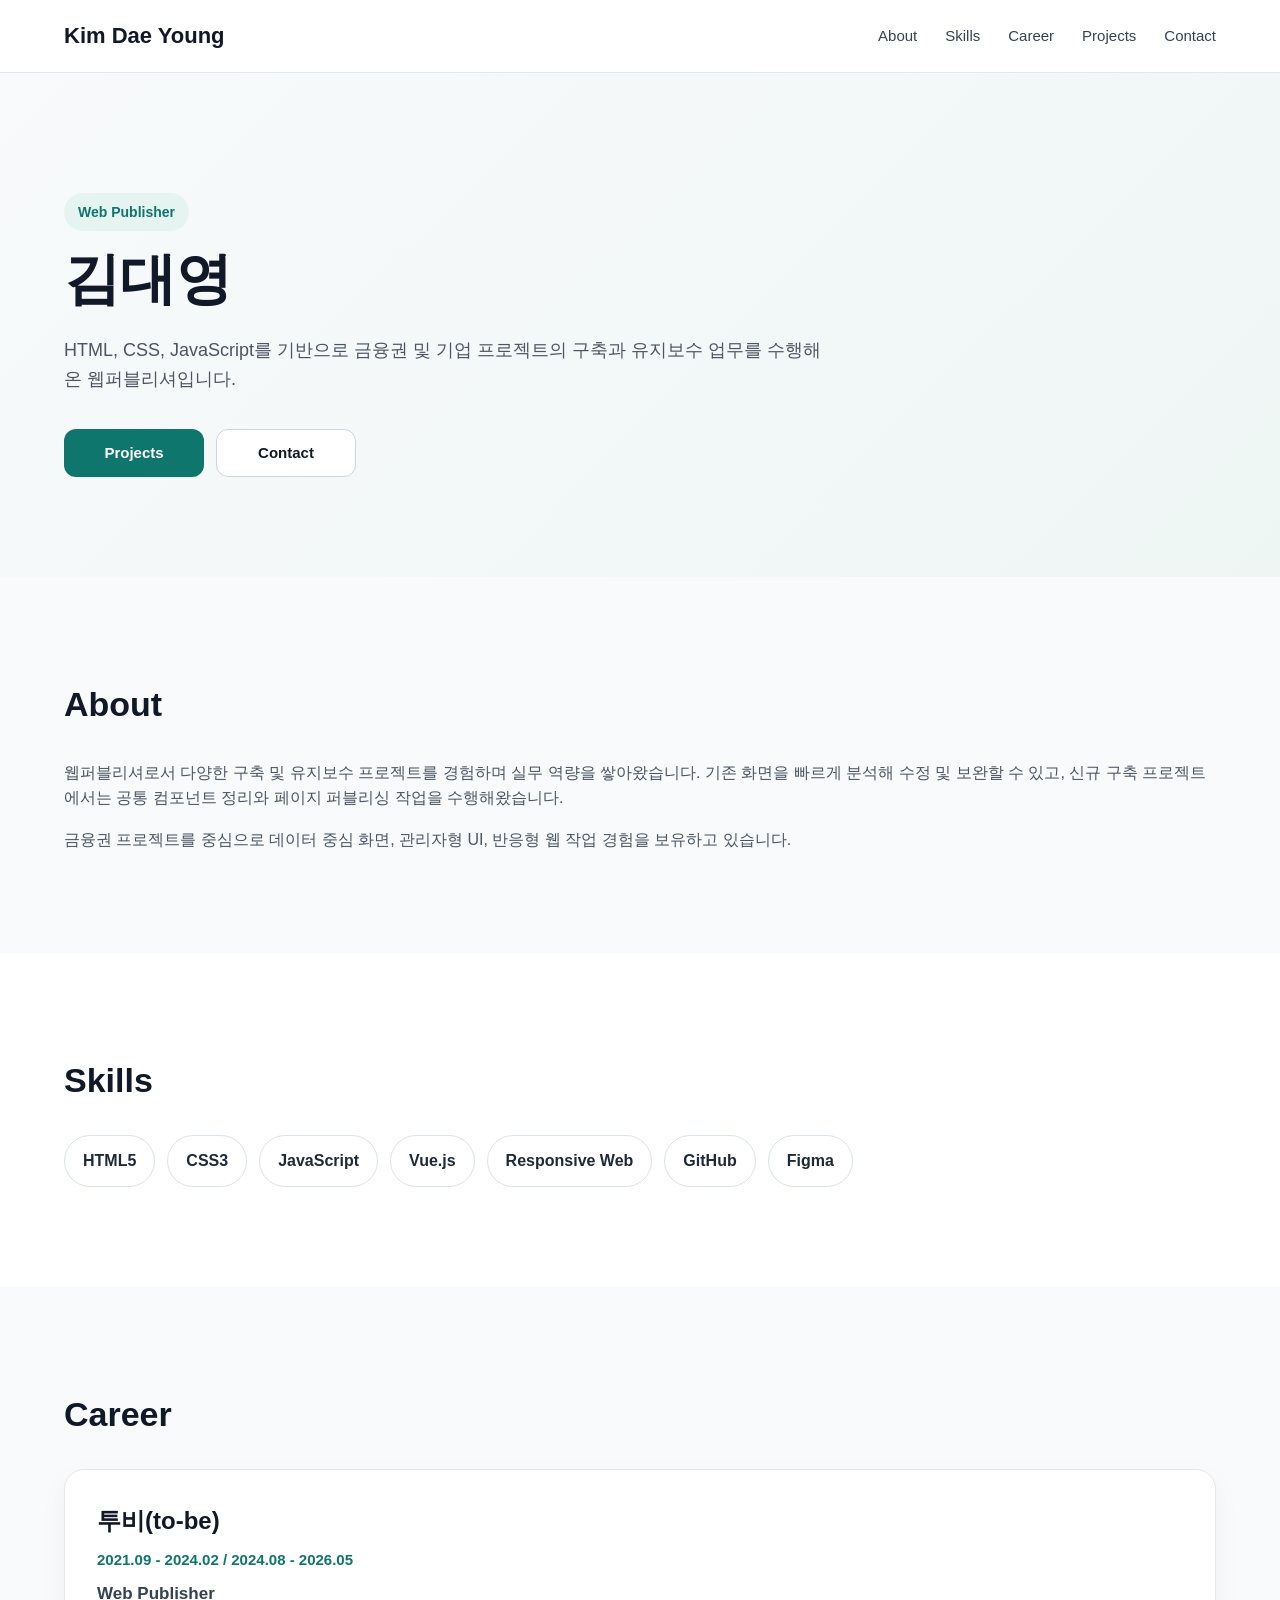
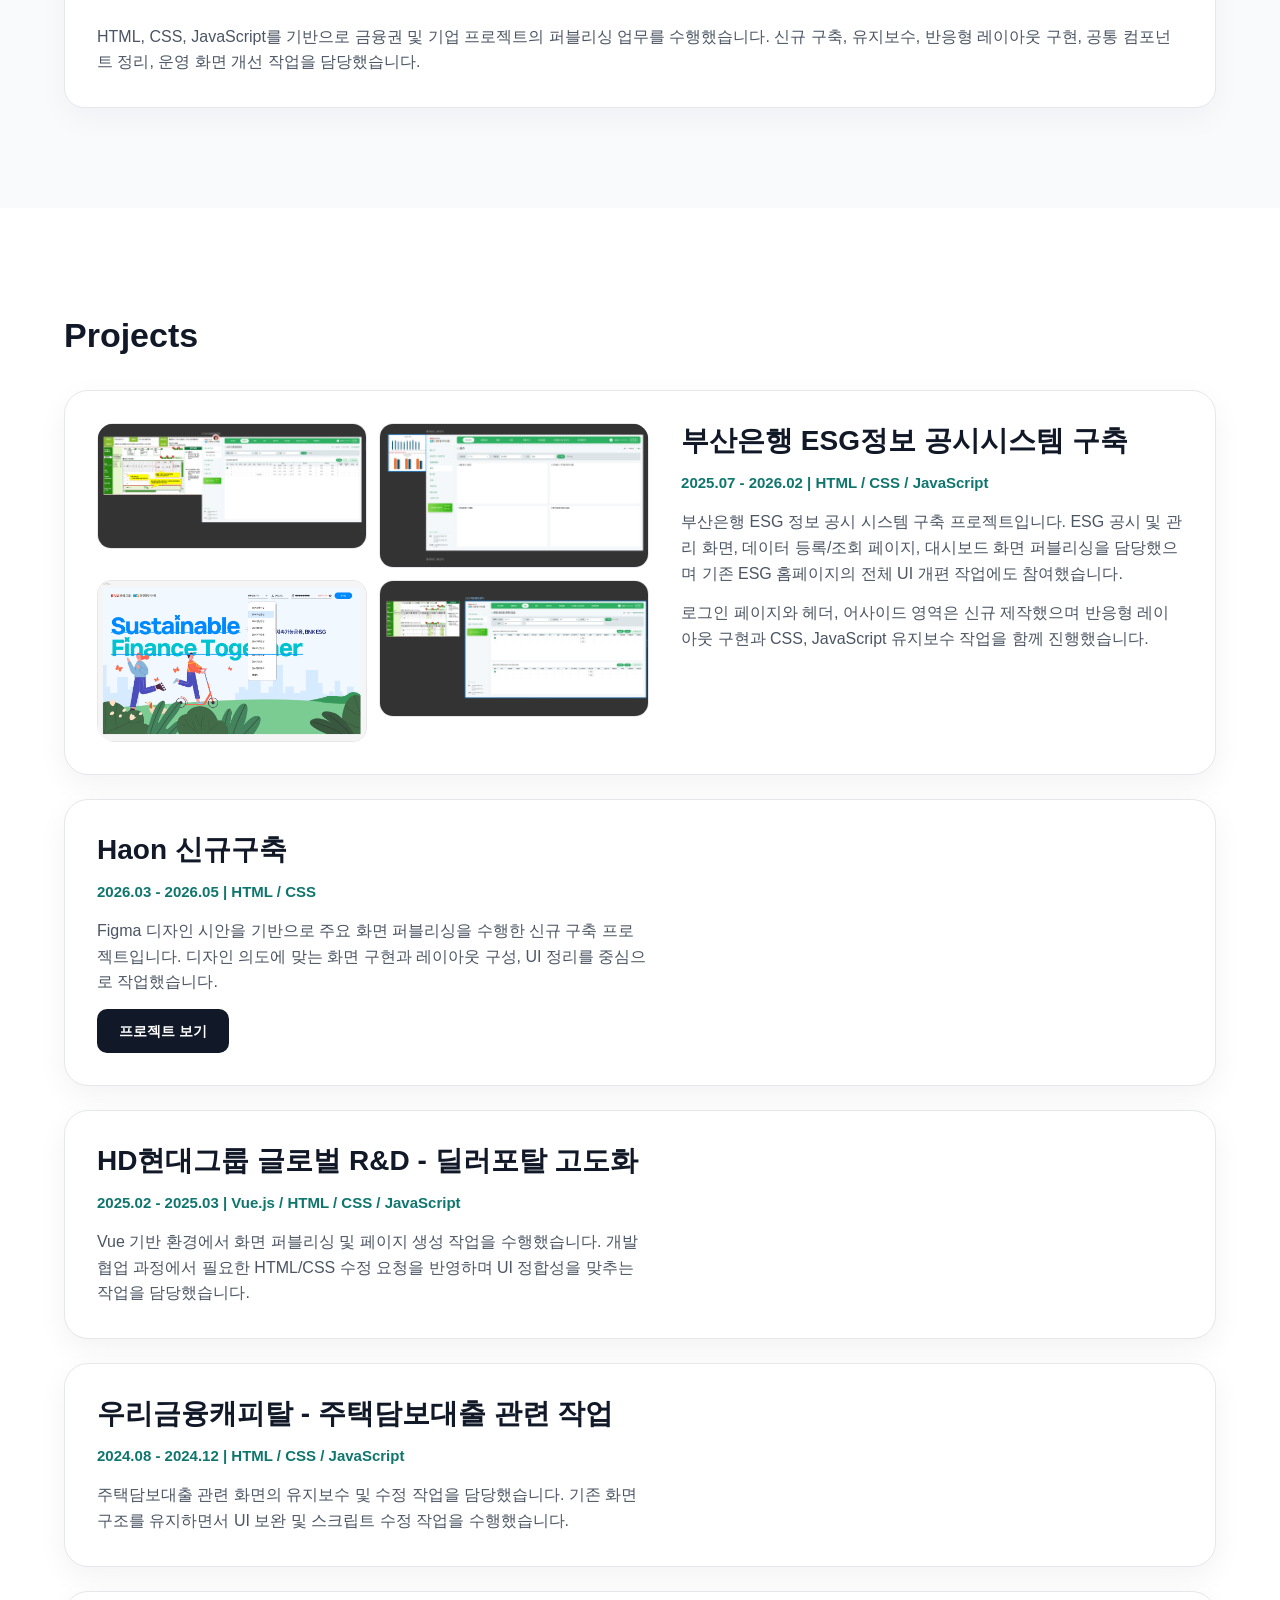
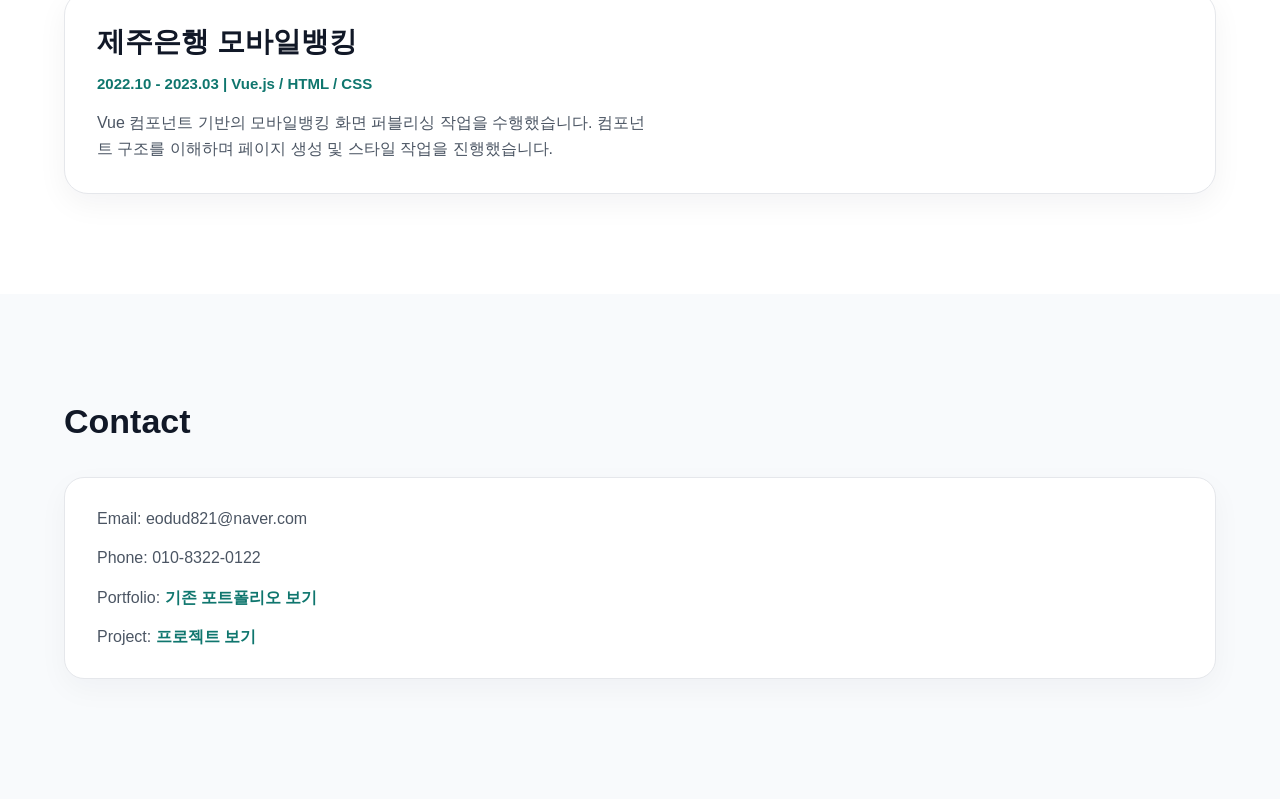
<file: index.html>
<!DOCTYPE html>
<html lang="ko">
<head>
  <meta charset="UTF-8" />
  <meta name="viewport" content="width=device-width, initial-scale=1.0" />
  <title>김대영 | Web Publisher Portfolio</title>
  <meta
    name="description"
    content="웹퍼블리셔 김대영의 포트폴리오입니다. HTML, CSS, JavaScript 기반의 금융권 및 기업 프로젝트 구축/운영 경험을 담았습니다."
  />
  <link rel="stylesheet" href="./css/style.css" />
</head>
<script src="./js/common.js"></script>
<body>
  <div id="wrap">
    <header class="header">
      <div class="inner">
        <h1 class="logo">Kim Dae Young</h1>
        <nav class="gnb">
          <a href="#about">About</a>
          <a href="#skills">Skills</a>
          <a href="#career">Career</a>
          <a href="#projects">Projects</a>
          <a href="#contact">Contact</a>
        </nav>
      </div>
    </header>

    <main>
      <section class="hero">
        <div class="inner">
          <p class="hero__label">Web Publisher</p>
          <h2 class="hero__title">김대영</h2>
          <p class="hero__desc">
            HTML, CSS, JavaScript를 기반으로 금융권 및 기업 프로젝트의
            구축과 유지보수 업무를 수행해온 웹퍼블리셔입니다.
          </p>
          <div class="hero__links">
            <a href="#projects" class="btn">Projects</a>
            <a href="#contact" class="btn btn--outline">Contact</a>
          </div>
        </div>
      </section>

      <section id="about" class="section about">
        <div class="inner">
          <h3 class="section__title">About</h3>
          <p>
            웹퍼블리셔로서 다양한 구축 및 유지보수 프로젝트를 경험하며 실무 역량을
            쌓아왔습니다. 기존 화면을 빠르게 분석해 수정 및 보완할 수 있고,
            신규 구축 프로젝트에서는 공통 컴포넌트 정리와 페이지 퍼블리싱 작업을
            수행해왔습니다.
          </p>
          <p>
            금융권 프로젝트를 중심으로 데이터 중심 화면, 관리자형 UI, 반응형 웹
            작업 경험을 보유하고 있습니다.
          </p>
        </div>
      </section>

      <section id="skills" class="section skills">
        <div class="inner">
          <h3 class="section__title">Skills</h3>
          <ul class="skill-list">
            <li>HTML5</li>
            <li>CSS3</li>
            <li>JavaScript</li>
            <li>Vue.js</li>
            <li>Responsive Web</li>
            <li>GitHub</li>
            <li>Figma</li>
          </ul>
        </div>
      </section>

      <section id="career" class="section career">
        <div class="inner">
          <h3 class="section__title">Career</h3>
          <div class="career-item">
            <h4>투비(to-be)</h4>
            <p class="career-item__date">2021.09 - 2024.02 / 2024.08 - 2026.05</p>
            <p class="career-item__role">Web Publisher</p>
            <p>
              HTML, CSS, JavaScript를 기반으로 금융권 및 기업 프로젝트의
              퍼블리싱 업무를 수행했습니다. 신규 구축, 유지보수, 반응형 레이아웃
              구현, 공통 컴포넌트 정리, 운영 화면 개선 작업을 담당했습니다.
            </p>
          </div>
        </div>
      </section>

      <section id="projects" class="section projects">
        <div class="inner">
          <h3 class="section__title">Projects</h3>

          <article class="project-card">
            <div class="project-card__thumb project-card__thumb--grid">
              <img src="./images/project-bnk-esg-01.PNG" alt="부산은행 ESG 공시 화면 1" />
              <img src="./images/project-bnk-esg-02.PNG" alt="부산은행 ESG 대시보드 화면" />
              <img src="./images/project-bnk-esg-03.PNG" alt="부산은행 ESG 로그인 화면" />
              <img src="./images/project-bnk-esg-04.PNG" alt="부산은행 ESG 데이터 등록 조회 화면" />
            </div>
            <div class="project-card__content">
              <h4>부산은행 ESG정보 공시시스템 구축</h4>
              <p class="project-card__meta">2025.07 - 2026.02 | HTML / CSS / JavaScript</p>
              <p>
                부산은행 ESG 정보 공시 시스템 구축 프로젝트입니다. ESG 공시 및
                관리 화면, 데이터 등록/조회 페이지, 대시보드 화면 퍼블리싱을
                담당했으며 기존 ESG 홈페이지의 전체 UI 개편 작업에도 참여했습니다.
              </p>
              <p>
                로그인 페이지와 헤더, 어사이드 영역은 신규 제작했으며 반응형
                레이아웃 구현과 CSS, JavaScript 유지보수 작업을 함께 진행했습니다.
              </p>
            </div>
          </article>

          <article class="project-card">
            <div class="project-card__content">
              <h4>Haon 신규구축</h4>
              <p class="project-card__meta">2026.03 - 2026.05 | HTML / CSS</p>
              <p>
                Figma 디자인 시안을 기반으로 주요 화면 퍼블리싱을 수행한 신규 구축 프로젝트입니다.
                디자인 의도에 맞는 화면 구현과 레이아웃 구성, UI 정리를 중심으로 작업했습니다.
              </p>
              <p class="project-card__link">
                <a href="https://eodud821.github.io/Haon-2026/" target="_blank" rel="noopener noreferrer">
                  프로젝트 보기
                </a>
              </p>
            </div>
          </article>

          <article class="project-card">
            <div class="project-card__content">
              <h4>HD현대그룹 글로벌 R&D - 딜러포탈 고도화</h4>
              <p class="project-card__meta">2025.02 - 2025.03 | Vue.js / HTML / CSS / JavaScript</p>
              <p>
                Vue 기반 환경에서 화면 퍼블리싱 및 페이지 생성 작업을 수행했습니다.
                개발 협업 과정에서 필요한 HTML/CSS 수정 요청을 반영하며 UI 정합성을
                맞추는 작업을 담당했습니다.
              </p>
            </div>
          </article>

          <article class="project-card">
            <div class="project-card__content">
              <h4>우리금융캐피탈 - 주택담보대출 관련 작업</h4>
              <p class="project-card__meta">2024.08 - 2024.12 | HTML / CSS / JavaScript</p>
              <p>
                주택담보대출 관련 화면의 유지보수 및 수정 작업을 담당했습니다.
                기존 화면 구조를 유지하면서 UI 보완 및 스크립트 수정 작업을
                수행했습니다.
              </p>
            </div>
          </article>

          <article class="project-card">
            <div class="project-card__content">
              <h4>제주은행 모바일뱅킹</h4>
              <p class="project-card__meta">2022.10 - 2023.03 | Vue.js / HTML / CSS</p>
              <p>
                Vue 컴포넌트 기반의 모바일뱅킹 화면 퍼블리싱 작업을 수행했습니다.
                컴포넌트 구조를 이해하며 페이지 생성 및 스타일 작업을 진행했습니다.
              </p>
            </div>
          </article>
        </div>
      </section>

      <section id="contact" class="section contact">
        <div class="inner">
          <h3 class="section__title">Contact</h3>
          <ul class="contact-list">
            <li>Email: eodud821@naver.com</li>
            <li>Phone: 010-8322-0122</li>
            <li>
              Portfolio:
              <a href="https://eodud821.github.io/xexymix/" target="_blank" rel="noopener noreferrer">
                기존 포트폴리오 보기
              </a>
            </li>
            <li>
              Project:
              <a href="https://eodud821.github.io/Haon-2026/" target="_blank" rel="noopener noreferrer">
                프로젝트 보기
              </a>
            </li>
          </ul>
        </div>
      </section>
    </main>
  </div>
</body>
</html>
</file>
<file: css/style.css>
@charset "UTF-8";

* {
  margin: 0;
  padding: 0;
  box-sizing: border-box;
}

html {
  scroll-behavior: smooth;
}

body {
  font-family: "Pretendard", "Noto Sans KR", sans-serif;
  font-size: 16px;
  line-height: 1.6;
  color: #222;
  background-color: #f8fafc;
}

a {
  color: inherit;
  text-decoration: none;
}

ul,
ol {
  list-style: none;
}

img {
  display: block;
  width: 100%;
  height: auto;
}

button {
  border: 0;
  background: none;
  cursor: pointer;
}

#wrap {
  min-width: 320px;
}

.inner {
  width: 100%;
  max-width: 1200px;
  margin: 0 auto;
  padding: 0 24px;
}

.header {
  position: sticky;
  top: 0;
  z-index: 100;
  background-color: rgba(255, 255, 255, 0.92);
  border-bottom: 1px solid #e5e7eb;
  backdrop-filter: blur(10px);
}

.header .inner {
  display: flex;
  align-items: center;
  justify-content: space-between;
  height: 72px;
}

.logo {
  font-size: 22px;
  font-weight: 700;
  color: #111827;
}

.gnb {
  display: flex;
  align-items: center;
  gap: 28px;
}

.gnb a {
  font-size: 15px;
  font-weight: 500;
  color: #374151;
  transition: color 0.2s ease;
}

.gnb a:hover {
  color: #0f766e;
}

.hero {
  padding: 120px 0 100px;
  background: linear-gradient(135deg, #f8fafc 0%, #eef6f4 100%);
}

.hero__label {
  display: inline-block;
  margin-bottom: 16px;
  padding: 8px 14px;
  border-radius: 999px;
  background-color: #e6f4f1;
  color: #0f766e;
  font-size: 14px;
  font-weight: 700;
}

.hero__title {
  font-size: 56px;
  line-height: 1.15;
  font-weight: 800;
  color: #111827;
}

.hero__desc {
  max-width: 760px;
  margin-top: 24px;
  font-size: 18px;
  color: #4b5563;
}

.hero__links {
  display: flex;
  gap: 12px;
  margin-top: 36px;
}

.btn {
  display: inline-flex;
  align-items: center;
  justify-content: center;
  min-width: 140px;
  height: 48px;
  padding: 0 20px;
  border-radius: 12px;
  background-color: #0f766e;
  color: #fff;
  font-size: 15px;
  font-weight: 600;
  transition: all 0.2s ease;
}

.btn:hover {
  background-color: #0b5f59;
}

.btn--outline {
  border: 1px solid #cbd5e1;
  background-color: #fff;
  color: #111827;
}

.btn--outline:hover {
  border-color: #0f766e;
  color: #0f766e;
}

.section {
  padding: 100px 0;
}

.section__title {
  margin-bottom: 28px;
  font-size: 34px;
  font-weight: 800;
  color: #111827;
}

.about p,
.career-item p,
.project-card p,
.contact-list li {
  color: #4b5563;
}

.about p + p {
  margin-top: 16px;
}

.skills {
  background-color: #fff;
}

.skill-list {
  display: flex;
  flex-wrap: wrap;
  gap: 12px;
}

.skill-list li {
  padding: 12px 18px;
  border: 1px solid #dbe4ea;
  border-radius: 999px;
  background-color: #fff;
  color: #1f2937;
  font-weight: 600;
}

.career-item {
  padding: 32px;
  border: 1px solid #e5e7eb;
  border-radius: 20px;
  background-color: #fff;
  box-shadow: 0 10px 30px rgba(15, 23, 42, 0.04);
}

.career-item h4 {
  font-size: 24px;
  font-weight: 700;
  color: #111827;
}

.career-item__date {
  margin-top: 8px;
  font-size: 15px;
  color: #0f766e !important;
  font-weight: 700;
}

.career-item__role {
  margin-top: 8px;
  font-size: 17px;
  font-weight: 600;
  color: #374151 !important;
}

.career-item p:last-child {
  margin-top: 16px;
}

.projects {
  background-color: #fff;
}

.project-card {
  display: grid;
  grid-template-columns: 1.1fr 1fr;
  gap: 32px;
  padding: 32px;
  margin-top: 24px;
  border: 1px solid #e5e7eb;
  border-radius: 24px;
  background-color: #fff;
  box-shadow: 0 10px 30px rgba(15, 23, 42, 0.05);
}

.project-card:first-of-type {
  margin-top: 0;
}

.project-card__thumb {
  overflow: hidden;
  border-radius: 18px;
  background-color: #e5e7eb;
}

.project-card__thumb img {
  width: 100%;
  height: 100%;
  object-fit: cover;
}

.project-card__thumb--grid {
  display: grid;
  grid-template-columns: 1fr 1fr;
  gap: 12px;
  align-content: start;
  background-color: transparent;
}

.project-card__thumb--grid img {
  width: 100%;
  height: auto;
  border-radius: 14px;
  border: 1px solid #e5e7eb;
  background-color: #fff;
  object-fit: cover;
}

.project-card__content h4 {
  font-size: 28px;
  line-height: 1.3;
  font-weight: 800;
  color: #111827;
}

.project-card__meta {
  margin-top: 12px;
  font-size: 15px;
  font-weight: 700;
  color: #0f766e !important;
}

.project-card__content p + p {
  margin-top: 14px;
}

.project-card__link {
  margin-top: 20px;
}

.project-card__link a {
  display: inline-flex;
  align-items: center;
  justify-content: center;
  min-width: 132px;
  height: 44px;
  padding: 0 18px;
  border-radius: 10px;
  background-color: #111827;
  color: #fff;
  font-size: 14px;
  font-weight: 600;
  transition: background-color 0.2s ease;
}

.project-card__link a:hover {
  background-color: #0f766e;
}

.contact {
  padding-bottom: 120px;
}

.contact-list {
  display: flex;
  flex-direction: column;
  gap: 14px;
  padding: 28px 32px;
  border: 1px solid #e5e7eb;
  border-radius: 20px;
  background-color: #fff;
  box-shadow: 0 10px 30px rgba(15, 23, 42, 0.04);
}

.contact-list a {
  color: #0f766e;
  font-weight: 600;
}

.contact-list a:hover {
  text-decoration: underline;
}

@media (max-width: 1024px) {
  .hero__title {
    font-size: 46px;
  }

  .project-card {
    grid-template-columns: 1fr;
  }
}

@media (max-width: 768px) {
  .header .inner {
    height: auto;
    flex-direction: column;
    align-items: flex-start;
    gap: 16px;
    padding-top: 18px;
    padding-bottom: 18px;
  }

  .gnb {
    flex-wrap: wrap;
    gap: 12px 18px;
  }

  .hero {
    padding: 90px 0 70px;
  }

  .hero__title {
    font-size: 38px;
  }

  .hero__desc {
    font-size: 16px;
  }

  .section {
    padding: 70px 0;
  }

  .section__title {
    font-size: 28px;
  }

  .career-item,
  .project-card,
  .contact-list {
    padding: 24px;
  }
}

@media (max-width: 480px) {
  .inner {
    padding: 0 18px;
  }

  .hero__title {
    font-size: 32px;
  }

  .hero__links {
    flex-direction: column;
  }

  .btn,
  .btn--outline {
    width: 100%;
  }

  .project-card__content h4 {
    font-size: 24px;
  }

  .project-card__thumb--grid {
    grid-template-columns: 1fr;
  }
}
</file>
